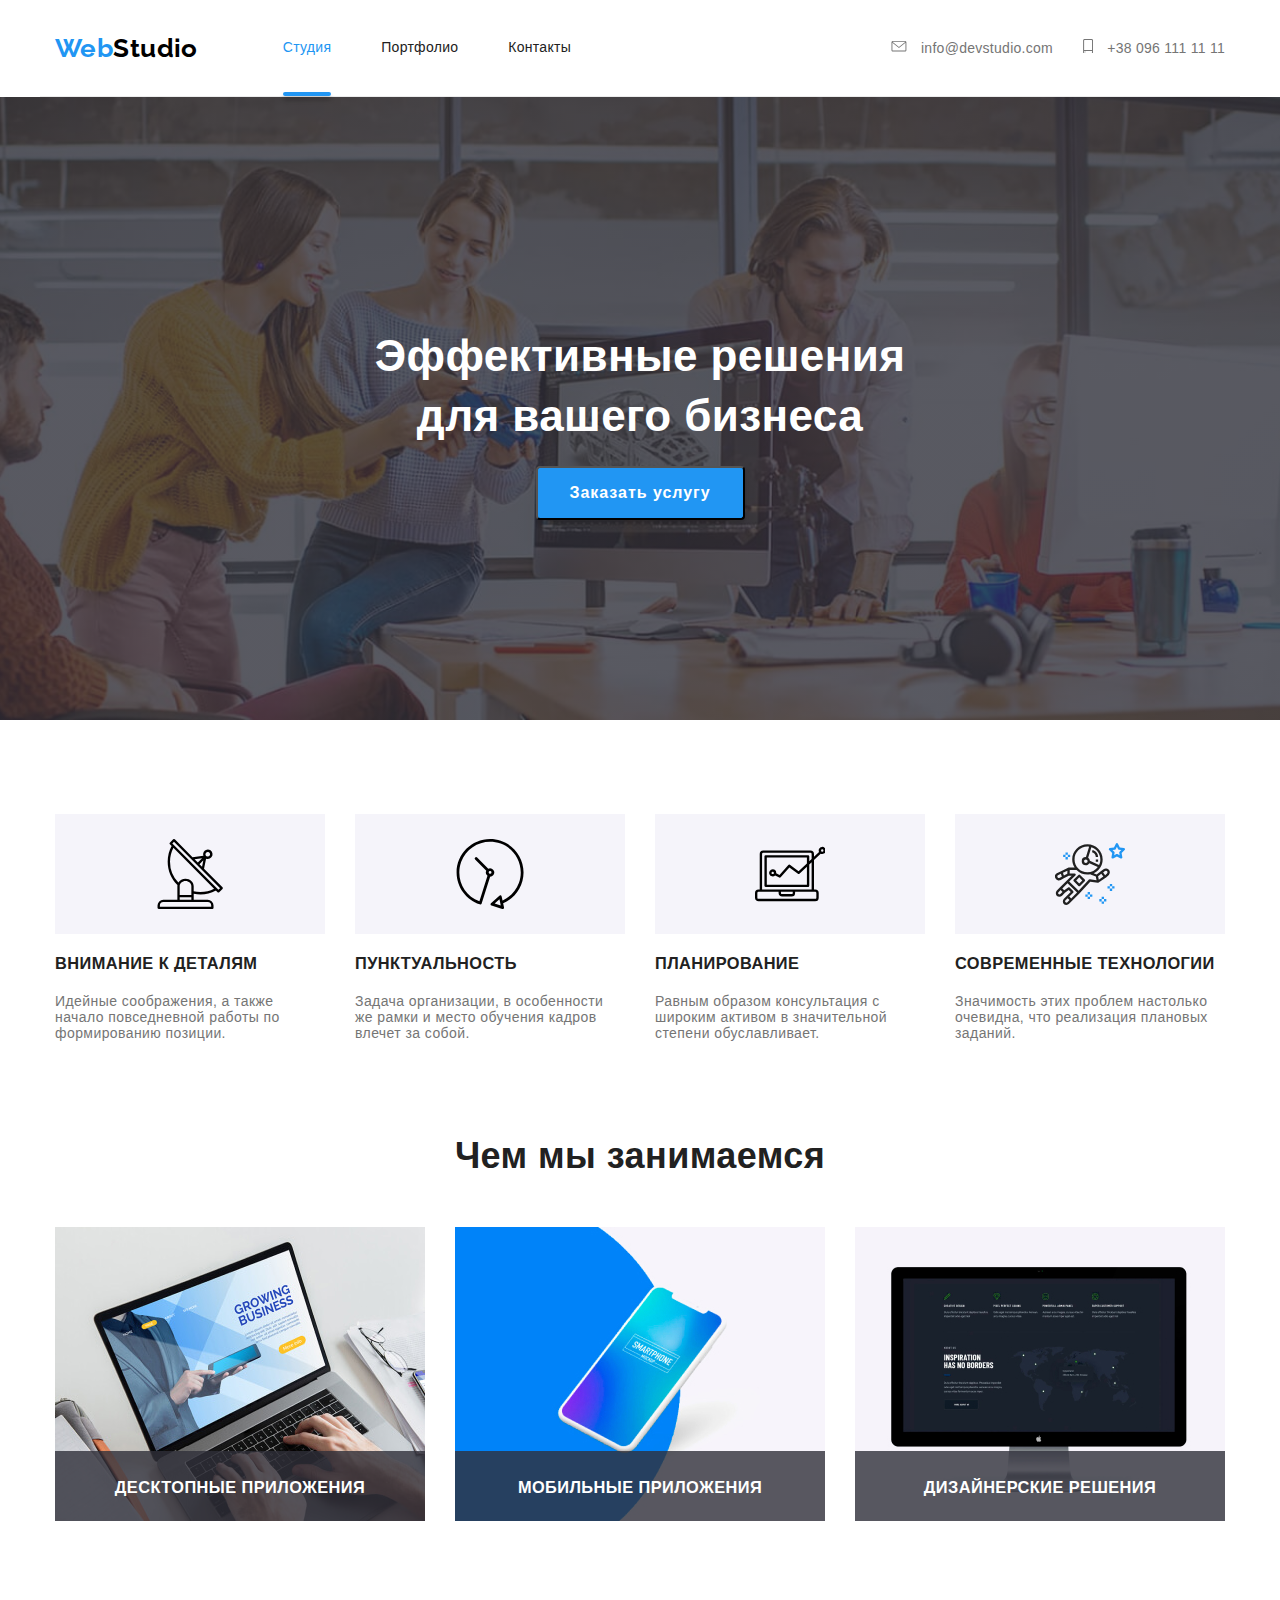
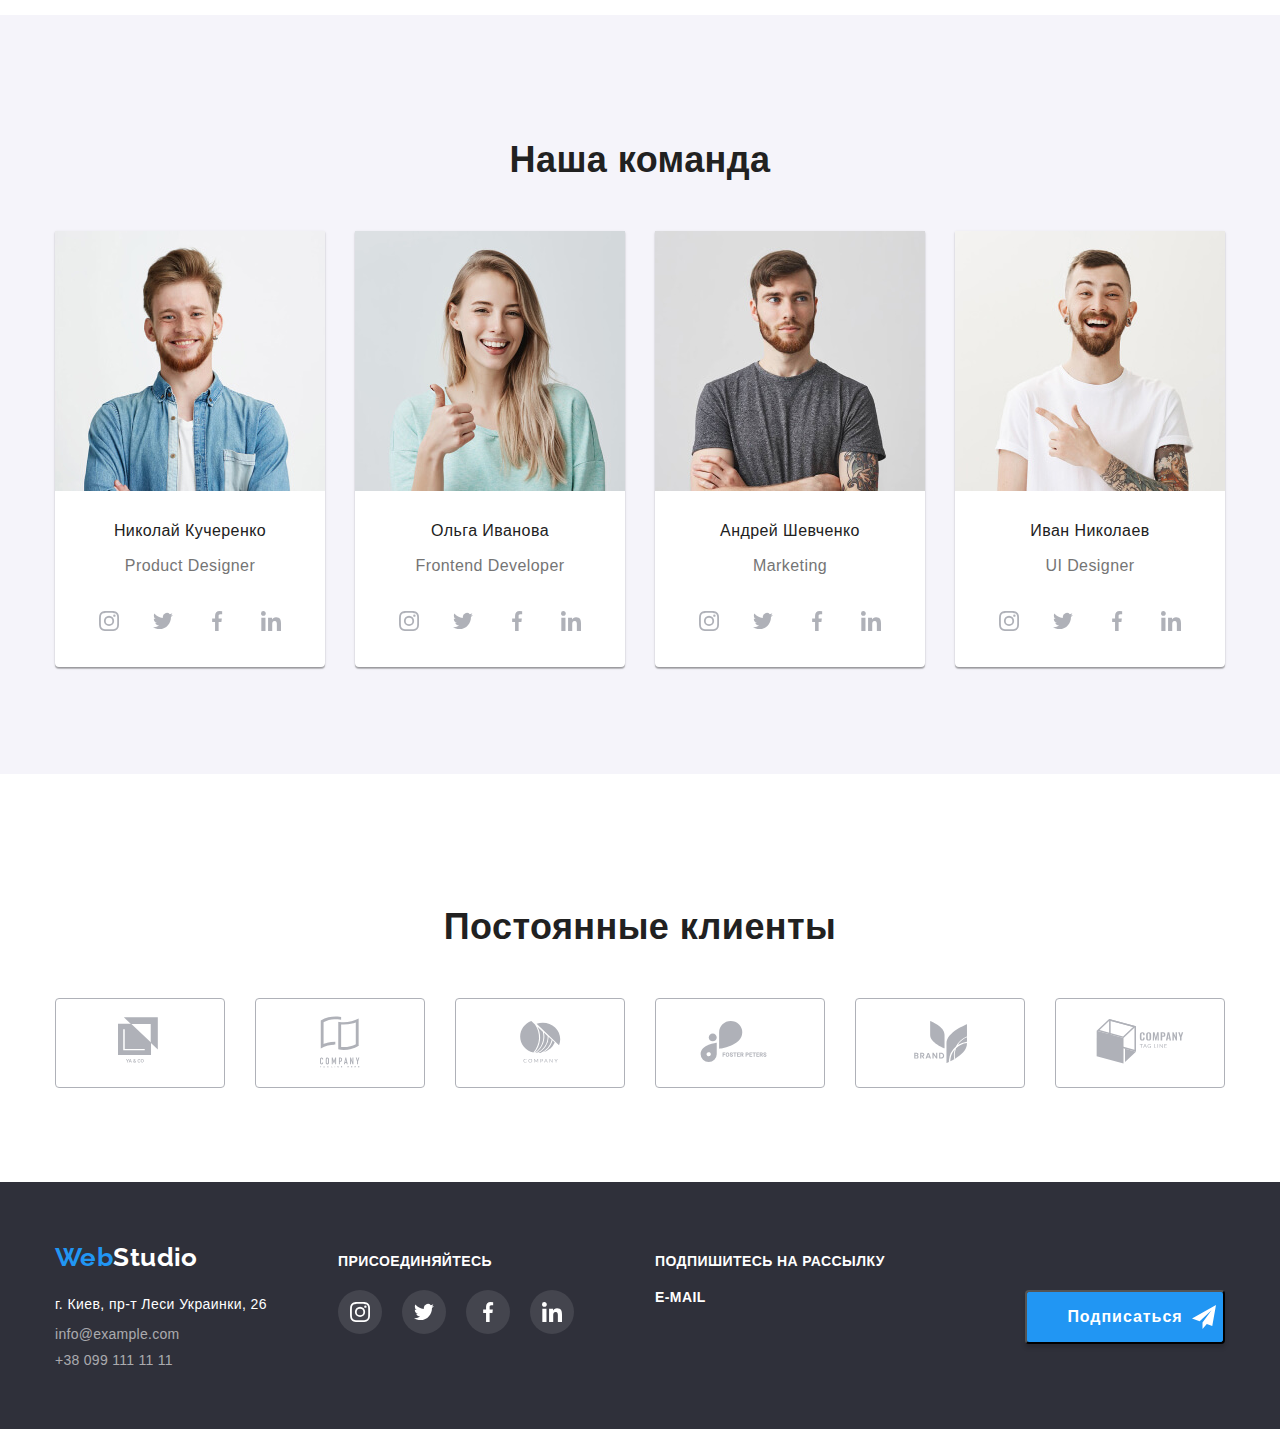
<file: index.html>
<!DOCTYPE html>
<html lang="ru">
  <head>
    <meta charset="UTF-8" />
    <meta name="viewport" content="width=device-width, initial-scale=1.0" />
    <title lang="en">WebStudio</title>
    <link
      href="https://fonts.googleapis.com/css2?family=Raleway:wght@700&display=swap"
      rel="stylesheet"
    />
    <link rel="stylesheet" href="./css/normalize.css" />
    <link rel="stylesheet" href="./css/style.css" />
  </head>
  <body>
    <header class="header">
      <div class="container">
        <nav class="navigation">
          <a class="link list logo" href="WebStudio"
            ><span class="web">Web</span>Studio</a
          >
          <ul class="site-nav list link-nav">
            <li class="nav-list-link">
              <a class="link curent" href="./index.html">Студия</a>
            </li>
            <li class="nav-list-link">
              <a class="link" href="./portfolio.html">Портфолио</a>
            </li>
            <li class="nav-list-link">
              <a class="link" href="">Контакты</a>
            </li>
          </ul>
        </nav>
        <ul class="adress-item list">
          <li class="adress-link">
            <address>
              <a
                class="link header-adress-mail"
                href="melto:info@devstudio.com"
              >
                <svg class="icon-envelope">
                  <use href="./images/symbol-defs.svg#icon-envelope"></use>
                </svg>
                info@devstudio.com</a
              >
            </address>
          </li>
          <li class="adress-link">
            <address>
              <a class="link header-adress-tel" href="tel:+380961111111">
                <svg class="icon-tel">
                  <use href="./images/symbol-defs.svg#icon-smartphone"></use>
                </svg>
                +38 096 111 11 11</a
              >
            </address>
          </li>
        </ul>
      </div>
    </header>
    <main>
      <!--Секция-Герой-->
      <section class="section">
        <div class="hero">
          <div class="container">
            <h1 class="hero-title">
              Эффективные решения <br />для вашего бизнеса
            </h1>
            <button class="hero-button primary">Заказать услугу</button>
          </div>
        </div>
      </section>
      <!--Секция Особенности-->
      <section class="section">
        <div class="container">
          <h2 hidden class="list section-title2">Особенности</h2>
          <ul class="list osob-container">
            <li class="osob-items">
              <svg class="ocob-picture">
                <use href="./images/symbol-defs.svg#icon-antena"></use>
              </svg>
              <h3 class="section-title-osob">Внимание к деталям</h3>
              <p>
                Идейные соображения, а также начало повседневной работы по
                формированию позиции.
              </p>
            </li>
            <li class="osob-items">
              <svg class="ocob-picture">
                <use href="./images/symbol-defs.svg#icon-clock"></use>
              </svg>
              <h3 class="section-title-osob">Пунктуальность</h3>
              <p>
                Задача организации, в особенности же рамки и место обучения
                кадров влечет за собой.
              </p>
            </li>
            <li class="osob-items">
              <svg class="ocob-picture">
                <use href="./images/symbol-defs.svg#icon-diagram"></use>
              </svg>
              <h3 class="section-title-osob">Планирование</h3>
              <p>
                Равным образом консультация с широким активом в значительной
                степени обуславливает.
              </p>
            </li>
            <li class="osob-items">
              <svg class="ocob-picture">
                <use href="./images/symbol-defs.svg#icon-astronaut"></use>
              </svg>
              <h3 class="section-title-osob">Современные технологии</h3>
              <p>
                Значимость этих проблем настолько очевидна, что реализация
                плановых заданий.
              </p>
            </li>
          </ul>
        </div>
      </section>
      <!--Секция Чем занимаемся-->
      <section class="section">
        <div class="container">
          <h2 class="list section-title2">Чем мы занимаемся</h2>
          <ul class="list job-container">
            <li class="job-container-items">
              <div class="job-picture">
                <img
                  src="./images/pictures2/deck_p.jpg"
                  alt="Десктопные приложения"
                  width="370"
                  height="294"
                />
                <h3 class="section-title-ch">Десктопные приложения</h3>
              </div>
            </li>
            <li class="job-container-items">
              <div class="job-picture">
                <img
                  src="./images/pictures2/mobil.jpg"
                  alt="Мобильные приложения"
                  width="370"
                  height="294"
                />
                <h3 class="section-title-ch">Мобильные приложения</h3>
              </div>
            </li>
            <li class="job-container-items">
              <div class="job-picture">
                <img
                  src="./images/pictures2/diz_p.jpg"
                  alt="Дизайнерские решения"
                  width="370"
                  height="294"
                />
                <h3 class="section-title-ch">Дизайнерские решения</h3>
              </div>
            </li>
          </ul>
        </div>
      </section>
      <!--Секция Наша команда-->
      <section class="section comand">
        <div class="container">
          <h2 class="section-title2">Наша команда</h2>
          <ul class="list bgr-comand">
            <li class="container-comand-item">
              <img
                src="./images/peoples/img-1.jpg"
                alt="Фото1"
                width="270"
                height="260"
              />
              <h3 class="section-title-comand">Николай Кучеренко</h3>
              <p>Product Designer</p>
              <div class="container-social">
                <ul class="list social">
                  <li class="container-sosial-item">
                    <a
                      class="container-sosial-comand-link"
                      href="instagram"
                      aria-label="ссылка на instagram"
                      ><svg class="container-sosial-comand-svg">
                        <use
                          href="./images/symbol-defs.svg#icon-instagram"
                        ></use>
                      </svg>
                    </a>
                  </li>
                  <li class="container-sosial-item">
                    <a
                      class="container-sosial-comand-link"
                      href="twitter"
                      aria-label="ссылка на twitter"
                      ><svg class="container-sosial-comand-svg">
                        <use href="./images/symbol-defs.svg#icon-twitter"></use>
                      </svg>
                    </a>
                  </li>
                  <li class="container-sosial-item">
                    <a
                      class="container-sosial-comand-link"
                      href="facebook"
                      aria-label="ссылка на facebook"
                      ><svg class="container-sosial-comand-svg">
                        <use
                          href="./images/symbol-defs.svg#icon-facebook"
                        ></use>
                      </svg>
                    </a>
                  </li>
                  <li class="container-sosial-item">
                    <a
                      class="container-sosial-comand-link"
                      href="linkedin"
                      aria-label="ссылка на linkedin"
                      ><svg class="container-sosial-comand-svg">
                        <use
                          href="./images/symbol-defs.svg#icon-linkedin"
                        ></use>
                      </svg>
                    </a>
                  </li>
                </ul>
              </div>
            </li>
            <li class="container-comand-item">
              <img
                src="./images/peoples/img-2.jpg"
                alt="Фото2"
                width="270"
                height="260"
              />
              <h3 class="section-title-comand">Ольга Иванова</h3>
              <p>Frontend Developer</p>
              <div class="container-social">
                <ul class="list social">
                  <li class="container-sosial-item">
                    <a
                      class="container-sosial-comand-link"
                      href="instagram"
                      aria-label="ссылка на instagram"
                      ><svg class="container-sosial-comand-svg">
                        <use
                          href="./images/symbol-defs.svg#icon-instagram"
                        ></use>
                      </svg>
                    </a>
                  </li>
                  <li class="container-sosial-item">
                    <a
                      class="container-sosial-comand-link"
                      href="twitter"
                      aria-label="ссылка на twitter"
                      ><svg class="container-sosial-comand-svg">
                        <use href="./images/symbol-defs.svg#icon-twitter"></use>
                      </svg>
                    </a>
                  </li>
                  <li class="container-sosial-item">
                    <a
                      class="container-sosial-comand-link"
                      href="facebook"
                      aria-label="ссылка на facebook"
                      ><svg class="container-sosial-comand-svg">
                        <use
                          href="./images/symbol-defs.svg#icon-facebook"
                        ></use>
                      </svg>
                    </a>
                  </li>
                  <li class="container-sosial-item">
                    <a
                      class="container-sosial-comand-link"
                      href="linkedin"
                      aria-label="ссылка на linkedin"
                      ><svg class="container-sosial-comand-svg">
                        <use
                          href="./images/symbol-defs.svg#icon-linkedin"
                        ></use>
                      </svg>
                    </a>
                  </li>
                </ul>
              </div>
            </li>
            <li class="container-comand-item">
              <img
                src="./images/peoples/img-3.jpg"
                alt="Фото3"
                width="270"
                height="260"
              />
              <h3 class="section-title-comand">Андрей Шевченко</h3>
              <p>Marketing</p>
              <div class="container-social">
                <ul class="list social">
                  <li class="container-sosial-item">
                    <a
                      class="container-sosial-comand-link"
                      href="instagram"
                      aria-label="ссылка на instagram"
                      ><svg class="container-sosial-comand-svg">
                        <use
                          href="./images/symbol-defs.svg#icon-instagram"
                        ></use>
                      </svg>
                    </a>
                  </li>
                  <li class="container-sosial-item">
                    <a
                      class="container-sosial-comand-link"
                      href="twitter"
                      aria-label="ссылка на twitter"
                      ><svg class="container-sosial-comand-svg">
                        <use href="./images/symbol-defs.svg#icon-twitter"></use>
                      </svg>
                    </a>
                  </li>
                  <li class="container-sosial-item">
                    <a
                      class="container-sosial-comand-link"
                      href="facebook"
                      aria-label="ссылка на facebook"
                      ><svg class="container-sosial-comand-svg">
                        <use
                          href="./images/symbol-defs.svg#icon-facebook"
                        ></use>
                      </svg>
                    </a>
                  </li>
                  <li class="container-sosial-item">
                    <a
                      class="container-sosial-comand-link"
                      href="linkedin"
                      aria-label="ссылка на linkedin"
                      ><svg class="container-sosial-comand-svg">
                        <use
                          href="./images/symbol-defs.svg#icon-linkedin"
                        ></use>
                      </svg>
                    </a>
                  </li>
                </ul>
              </div>
            </li>
            <li class="container-comand-item">
              <img
                src="./images/peoples/img-4.jpg"
                alt="Фото4"
                width="270"
                height="260"
              />
              <h3 class="section-title-comand">Иван Николаев</h3>
              <p>UI Designer</p>
              <div class="container-social">
                <ul class="list social">
                  <li class="container-sosial-item">
                    <a
                      class="container-sosial-comand-link"
                      href="instagram"
                      aria-label="ссылка на instagram"
                      ><svg class="container-sosial-comand-svg">
                        <use
                          href="./images/symbol-defs.svg#icon-instagram"
                        ></use>
                      </svg>
                    </a>
                  </li>
                  <li class="container-sosial-item">
                    <a
                      class="container-sosial-comand-link"
                      href="twitter"
                      aria-label="ссылка на twitter"
                      ><svg class="container-sosial-comand-svg">
                        <use href="./images/symbol-defs.svg#icon-twitter"></use>
                      </svg>
                    </a>
                  </li>
                  <li class="container-sosial-item">
                    <a
                      class="container-sosial-comand-link"
                      href="facebook"
                      aria-label="ссылка на facebook"
                      ><svg class="container-sosial-comand-svg">
                        <use
                          href="./images/symbol-defs.svg#icon-facebook"
                        ></use>
                      </svg>
                    </a>
                  </li>
                  <li class="container-sosial-item">
                    <a
                      class="container-sosial-comand-link"
                      href="linkedin"
                      aria-label="ссылка на linkedin"
                      ><svg class="container-sosial-comand-svg">
                        <use
                          href="./images/symbol-defs.svg#icon-linkedin"
                        ></use>
                      </svg>
                    </a>
                  </li>
                </ul>
              </div>
            </li>
          </ul>
        </div>
      </section>
      <!--Секция Постоянные клиенты-->
      <section class="section">
        <div class="container client">
          <h2 class="list section-title2">Постоянные клиенты</h2>
          <ul class="list container-clients">
            <li class="container-clients-item">
              <a class="container-clients-item-link" href="YA&CO"
                ><svg class="svg-icon-logo1">
                  <use href="./images/symbol-defs.svg#icon-logo_1"></use>
                </svg>
              </a>
            </li>
            <li class="container-clients-item">
              <a class="container-clients-item-link" href="TA&LIMEHERE">
                <svg class="svg-icon-logo2">
                  <use href="./images/symbol-defs.svg#icon-logo_2"></use>
                </svg>
              </a>
            </li>
            <li class="container-clients-item">
              <a class="container-clients-item-link" href="COMPANY">
                <svg class="svg-icon-logo3">
                  <use href="./images/symbol-defs.svg#icon-logo_3"></use>
                </svg>
              </a>
            </li>
            <li class="container-clients-item">
              <a class="container-clients-item-link" href="FOSTER&PETERS">
                <svg class="svg-icon-logo4">
                  <use href="./images/symbol-defs.svg#icon-logo_4"></use>
                </svg>
              </a>
            </li>
            <li class="container-clients-item">
              <a class="container-clients-item-link" href="BRAND">
                <svg class="svg-icon-logo5">
                  <use href="./images/symbol-defs.svg#icon-logo_5"></use>
                </svg>
              </a>
            </li>
            <li class="container-clients-item">
              <a class="container-clients-item-link" href="TAGLINE">
                <svg class="svg-icon-logo6">
                  <use href="./images/symbol-defs.svg#icon-logo_6"></use>
                </svg>
              </a>
            </li>
          </ul>
        </div>
      </section>
    </main>
    <!---footer-->
    <footer class="logo-footer">
      <div class="container">
        <div class="container-footer-adress">
          <a class="logo-text-footer" href="WebStudio"
            ><span class="web">Web</span>Studio</a
          >
          <address class="footer-adress">
            <a class="text-footer" href="">г. Киев, пр-т Леси Украинки, 26</a>
          </address>
          <address class="footer-adress-mail">
            <a class="adress-footer" href="melto:info@example.com"
              >info@example.com</a
            >
          </address>
          <address class="footer-adress-tel">
            <a class="adress-footer" href="tel:+380991111111"
              >+38 099 111 11 11</a
            >
          </address>
        </div>
        <div class="div-text-footer">
          <b>присоединяйтесь</b>
          <div class="container-social">
            <ul class="social list">
              <li class="container-sosial-item">
                <a
                  class="container-sosial-item-link"
                  href="instagram"
                  aria-label="ссылка на instagram"
                >
                  <svg class="container-sosial-item-svg">
                    <use href="./images/symbol-defs.svg#icon-instagram"></use>
                  </svg>
                </a>
              </li>
              <li class="container-sosial-item">
                <a
                  class="container-sosial-item-link"
                  href="twitter"
                  aria-label="ссылка на twitter"
                >
                  <svg class="container-sosial-item-svg">
                    <use href="./images/symbol-defs.svg#icon-twitter"></use>
                  </svg>
                </a>
              </li>
              <li class="container-sosial-item">
                <a
                  class="container-sosial-item-link"
                  href="facebook"
                  aria-label="ссылка на facebook"
                  ><svg class="container-sosial-item-svg">
                    <use href="./images/symbol-defs.svg#icon-facebook"></use>
                  </svg>
                </a>
              </li>
              <li class="container-sosial-item">
                <a
                  class="container-sosial-item-link"
                  href="linkedin"
                  aria-label="ссылка на linkedin"
                  ><svg class="container-sosial-item-svg">
                    <use href="./images/symbol-defs.svg#icon-linkedin"></use>
                  </svg>
                </a>
              </li>
            </ul>
          </div>
        </div>
        <div class="div-text-footer">
          <b>подпишитесь на рассылку</b>
          <div class="div-text-footer-write">
            <a class="footer-mail-write">E-mail</a>
            <button class="hero-button primary">Подписаться</button>
          </div>
        </div>
      </div>
    </footer>
  </body>
</html>
</file>
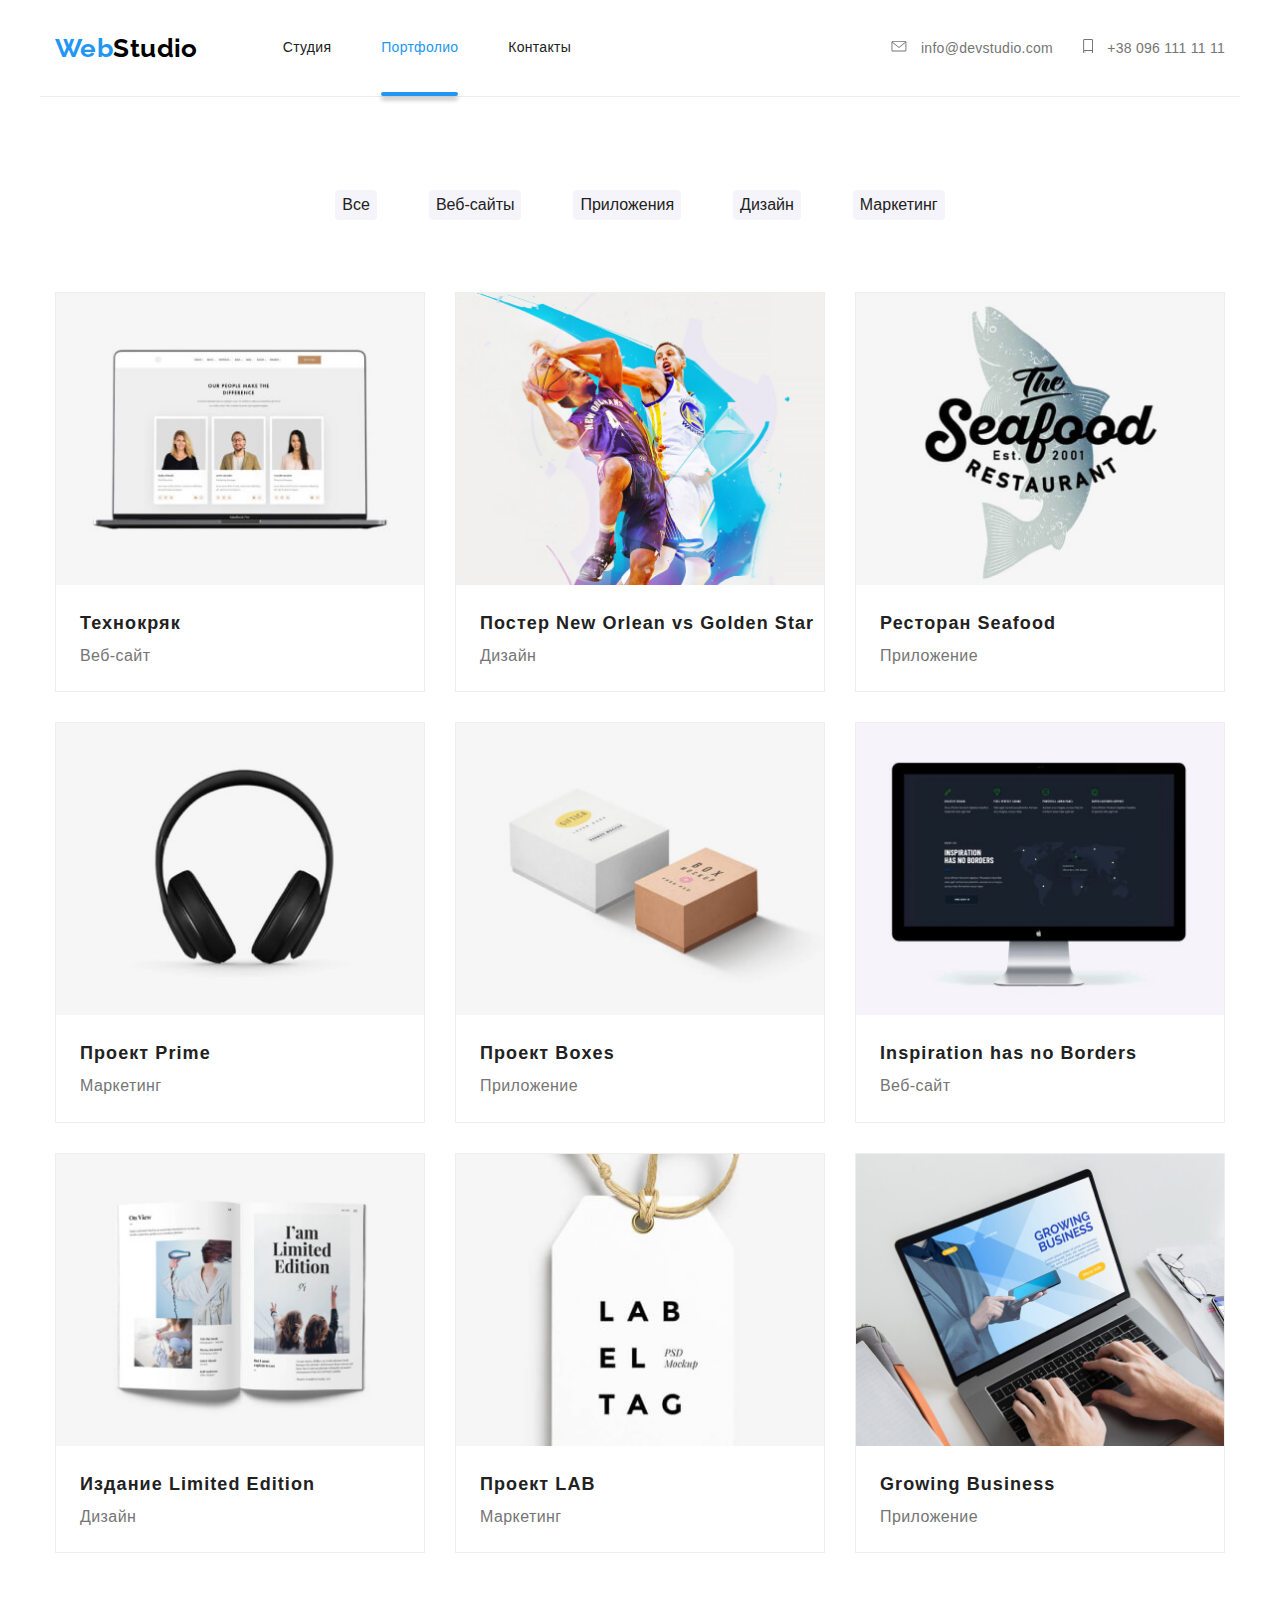
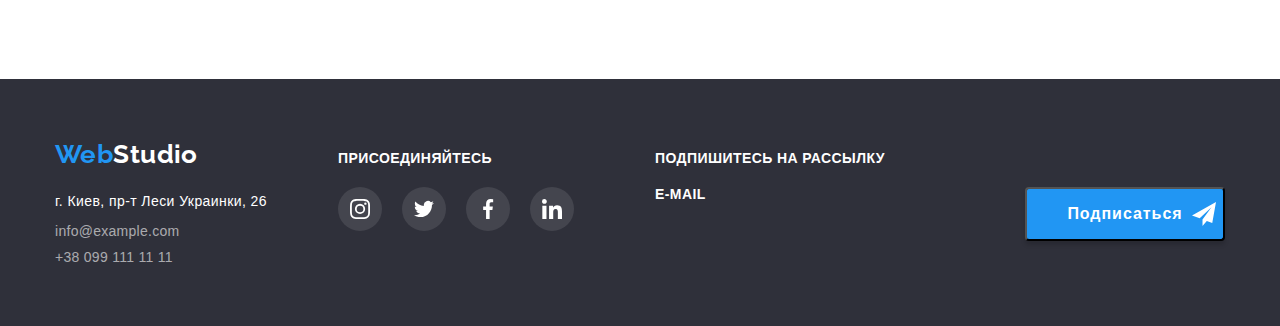
<file: portfolio.html>
<!DOCTYPE html>
<html lang="ru">
  <head>
    <meta charset="UTF-8" />
    <meta name="viewport" content="width=device-width, initial-scale=1.0" />
    <title lang="en">WebStudio</title>
    <link
      href="https://fonts.googleapis.com/css2?family=Raleway:wght@700&display=swap"
      rel="stylesheet"
    />
    <link rel="stylesheet" href="./css/normalize.css" />
    <link rel="stylesheet" href="./css/style.css" />
  </head>
  <body>
    <header class="header">
      <div class="container">
        <nav class="navigation">
          <a class="link list logo" href="WebStudio"
            ><span class="web">Web</span>Studio</a
          >
          <ul class="site-nav list link-nav">
            <li class="nav-list-link">
              <a class="link" href="./index.html">Студия</a>
            </li>
            <li class="nav-list-link">
              <a class="link curent" href="./portfolio.html">Портфолио</a>
            </li>
            <li class="nav-list-link">
              <a class="link" href="">Контакты</a>
            </li>
          </ul>
        </nav>
        <ul class="adress-item list">
          <li class="adress-link">
            <address>
              <a
                class="link header-adress-mail"
                href="melto:info@devstudio.com"
              >
                <svg class="icon-envelope">
                  <use href="./images/symbol-defs.svg#icon-envelope"></use>
                </svg>
                info@devstudio.com</a
              >
            </address>
          </li>
          <li class="adress-link">
            <address>
              <a class="link header-adress-tel" href="tel:+380961111111">
                <svg class="icon-tel">
                  <use href="./images/symbol-defs.svg#icon-smartphone"></use>
                </svg>
                +38 096 111 11 11</a
              >
            </address>
          </li>
        </ul>
      </div>
    </header>
    <main>
      <!--Секция отображения наших разработок-->
      <section class="section rabot">
        <div class="container">
          <h2 hidden class="list section-title2">Наши разработки</h2>
          <!--Перень фильтров-->
          <ul class="container-portfolio list">
            <li class="container-button-item">
              <button class="button primary">Все</button>
            </li>
            <li class="container-button-item">
              <button class="button secondary">Веб-сайты</button>
            </li>
            <li class="container-button-item">
              <button class="button secondary">Приложения</button>
            </li>
            <li class="container-button-item">
              <button class="button secondary">Дизайн</button>
            </li>
            <li class="container-button-item">
              <button class="button secondary">Маркетинг</button>
            </li>
          </ul>
          <!--Перечень картинок-->
          <ul class="portfolio link list">
            <li class="portfolio-item">
              <div class="portfolio-position">
                <img
                  src="./images/portfolio/tehnocr.jpg"
                  alt="Фото1"
                  width="370"
                  height="294"
                />
                <div class="portfolio-position-text">
                  <p>
                    Технокряк это современная площадка распространения
                    коронавируса. Компании используют эту платформу для
                    цифрового шпионажа и атак на защищённые сервера конкурентов.
                  </p>
                </div>
              </div>
              <div class="portfolio-text">
                <h2 class="section-title-portf">Технокряк</h2>
                <p>Веб-сайт</p>
              </div>
            </li>
            <li class="portfolio-item">
              <div class="portfolio-position">
                <img
                  src="./images/portfolio/poster.jpg"
                  alt="Фото2"
                  width="370"
                  height="294"
                />
                <div class="portfolio-position-text">
                  <p>
                    Технокряк это современная площадка распространения
                    коронавируса. Компании используют эту платформу для
                    цифрового шпионажа и атак на защищённые сервера конкурентов.
                  </p>
                </div>
              </div>
              <div class="portfolio-text">
                <h2 class="section-title-portf">
                  Постер New Orlean vs Golden Star
                </h2>
                <p>Дизайн</p>
              </div>
            </li>
            <li class="portfolio-item">
              <div class="portfolio-position">
                <img
                  src="./images/portfolio/restorans.jpg"
                  alt="Фото3"
                  width="370"
                  height="294"
                />
                <div class="portfolio-position-text">
                  <p>
                    Технокряк это современная площадка распространения
                    коронавируса. Компании используют эту платформу для
                    цифрового шпионажа и атак на защищённые сервера конкурентов.
                  </p>
                </div>
              </div>
              <div class="portfolio-text">
                <h2 class="section-title-portf">Ресторан Seafood</h2>
                <p>Приложение</p>
              </div>
            </li>
            <li class="portfolio-item">
              <div class="portfolio-position">
                <img
                  src="./images/portfolio/Prime.jpg"
                  alt="Фото4"
                  width="370"
                  height="294"
                />
                <div class="portfolio-position-text">
                  <p>
                    Технокряк это современная площадка распространения
                    коронавируса. Компании используют эту платформу для
                    цифрового шпионажа и атак на защищённые сервера конкурентов.
                  </p>
                </div>
              </div>
              <div class="portfolio-text">
                <h2 class="section-title-portf">Проект Prime</h2>
                <p>Маркетинг</p>
              </div>
            </li>
            <li class="portfolio-item">
              <div class="portfolio-position">
                <img
                  src="./images/portfolio/Boxes.jpg"
                  alt="Фото5"
                  width="370"
                  height="294"
                />
                <div class="portfolio-position-text">
                  <p>
                    Технокряк это современная площадка распространения
                    коронавируса. Компании используют эту платформу для
                    цифрового шпионажа и атак на защищённые сервера конкурентов.
                  </p>
                </div>
              </div>
              <div class="portfolio-text">
                <h2 class="section-title-portf">Проект Boxes</h2>
                <p>Приложение</p>
              </div>
            </li>
            <li class="portfolio-item">
              <div class="portfolio-position">
                <img
                  src="./images/portfolio/inspiration.jpg"
                  alt="Фото6"
                  width="370"
                  height="294"
                />
                <div class="portfolio-position-text">
                  <p>
                    Технокряк это современная площадка распространения
                    коронавируса. Компании используют эту платформу для
                    цифрового шпионажа и атак на защищённые сервера конкурентов.
                  </p>
                </div>
              </div>
              <div class="portfolio-text">
                <h2 class="section-title-portf">
                  Inspiration has no Borders
                </h2>
                <p>Веб-сайт</p>
              </div>
            </li>
            <li class="portfolio-item">
              <div class="portfolio-position">
                <img
                  src="./images/portfolio/Limed_edition.jpg"
                  alt="Фото7"
                  width="370"
                  height="294"
                />
                <div class="portfolio-position-text">
                  <p>
                    Технокряк это современная площадка распространения
                    коронавируса. Компании используют эту платформу для
                    цифрового шпионажа и атак на защищённые сервера конкурентов.
                  </p>
                </div>
              </div>
              <div class="portfolio-text">
                <h2 class="section-title-portf">Издание Limited Edition</h2>
                <p>Дизайн</p>
              </div>
            </li>
            <li class="portfolio-item">
              <div class="portfolio-position">
                <img
                  src="./images/portfolio/LAB.jpg"
                  alt="Фото8"
                  width="370"
                  height="294"
                />
                <div class="portfolio-position-text">
                  <p>
                    Технокряк это современная площадка распространения
                    коронавируса. Компании используют эту платформу для
                    цифрового шпионажа и атак на защищённые сервера конкурентов.
                  </p>
                </div>
              </div>
              <div class="portfolio-text">
                <h2 class="section-title-portf">Проект LAB</h2>
                <p>Маркетинг</p>
              </div>
            </li>
            <li class="portfolio-item">
              <div class="portfolio-position">
                <img
                  src="./images/portfolio/GBusiness.jpg"
                  alt="Фото9"
                  width="370"
                  height="294"
                />
                <div class="portfolio-position-text">
                  <p>
                    Технокряк это современная площадка распространения
                    коронавируса. Компании используют эту платформу для
                    цифрового шпионажа и атак на защищённые сервера конкурентов.
                  </p>
                </div>
              </div>
              <div class="portfolio-text">
                <h2 class="section-title-portf">Growing Business</h2>
                <p>Приложение</p>
              </div>
            </li>
          </ul>
        </div>
      </section>
    </main>
    <!---footer-->
    <footer class="logo-footer">
      <div class="container">
        <div class="container-footer-adress">
          <a class="logo-text-footer" href="WebStudio"
            ><span class="web">Web</span>Studio</a
          >
          <address class="footer-adress">
            <a class="text-footer" href="">г. Киев, пр-т Леси Украинки, 26</a>
          </address>
          <address class="footer-adress-mail">
            <a class="adress-footer" href="melto:info@example.com"
              >info@example.com</a
            >
          </address>
          <address class="footer-adress-tel">
            <a class="adress-footer" href="tel:+380991111111"
              >+38 099 111 11 11</a
            >
          </address>
        </div>
        <div class="div-text-footer">
          <b>присоединяйтесь</b>
          <div class="container-social">
            <ul class="social list">
              <li class="container-sosial-item">
                <a
                  class="container-sosial-item-link"
                  href="instagram"
                  aria-label="ссылка на instagram"
                >
                  <svg class="container-sosial-item-svg">
                    <use href="./images/symbol-defs.svg#icon-instagram"></use>
                  </svg>
                </a>
              </li>
              <li class="container-sosial-item">
                <a
                  class="container-sosial-item-link"
                  href="twitter"
                  aria-label="ссылка на twitter"
                >
                  <svg class="container-sosial-item-svg">
                    <use href="./images/symbol-defs.svg#icon-twitter"></use>
                  </svg>
                </a>
              </li>
              <li class="container-sosial-item">
                <a
                  class="container-sosial-item-link"
                  href="facebook"
                  aria-label="ссылка на facebook"
                  ><svg class="container-sosial-item-svg">
                    <use href="./images/symbol-defs.svg#icon-facebook"></use>
                  </svg>
                </a>
              </li>
              <li class="container-sosial-item">
                <a
                  class="container-sosial-item-link"
                  href="linkedin"
                  aria-label="ссылка на linkedin"
                  ><svg class="container-sosial-item-svg">
                    <use href="./images/symbol-defs.svg#icon-linkedin"></use>
                  </svg>
                </a>
              </li>
            </ul>
          </div>
        </div>
        <div class="div-text-footer">
          <b>подпишитесь на рассылку</b>
          <div class="div-text-footer-write">
            <a class="footer-mail-write">E-mail</a>
            <button class="hero-button primary">Подписаться</button>
          </div>
        </div>
      </div>
    </footer>
  </body>
</html>
</file>
<file: css/style.css>
:root {
  --primary-text-color: #757575;
  --title-text-color: #212121;
  --accent-color: #2196f3;
  --link-text-color: #ffffff;
  --bgr-section-color: #f5f4fa;
}
html {
  box-sizing: border-box;
}
*,
*::before,
*::after {
  box-sizing: inherit;
}
body {
  background-color: var(--link-text-color);
  color: var(--primary-text-color);
  font-family: "Roboto", sans-serif;
  font-style: normal;
  font-size: 14px;
  letter-spacing: 0.03em;
}
.list,
p {
  padding: 0;
  margin: 0;
  list-style: none;
}
img {
  display: block;
}
.section {
  padding-bottom: 94px;
}
.container {
  width: 1200px;
  padding-left: 15px;
  padding-right: 15px;
  margin-left: auto;
  margin-right: auto;
  text-align: center;
}
.link {
  text-decoration: none;
  padding-top: 32px;
  padding-bottom: 32px;
}
.link-nav {
  text-decoration: none;
  padding-top: 40px;
}
.header .container {
  display: flex;
  justify-content: space-between;
  border-bottom: 1px solid #ececec;
}

.button {
  font-weight: 500;
  font-size: 16px;
  line-height: 1.6;
  align-items: center;
  background-color: transparent;
  cursor: pointer;
  transition: color 250ms cubic-bezier(0.4, 0, 0.2, 1);
  transition: background-color 250ms cubic-bezier(0.4, 0, 0.2, 1);
}
.hero button {
  display: block;
  margin: 0 auto;
  font-weight: 700;
  font-size: 16px;
  line-height: 1.9;
  letter-spacing: 0.06em;
  padding: 10px 32px 10px 32px;
  box-shadow: 0px 4px 4px rgba(0, 0, 0, 0.15);
  border-radius: 4px;
  cursor: pointer;
}
.button.primary,
.hero-button,
.button:hover,
.button:focus,
.container-button-item .button:hover,
.container-button-item .button:focus {
  color: var(--link-text-color);
  background-color: var(--accent-color);
}
/* логотип*/
.logo,
.logo-text-footer {
  color: #000000;
  font-family: "Raleway", sans-serif;
  font-weight: 700;
  font-size: 26px;
  line-height: 1.19;
}
.logo .web,
.logo-text-footer .web,
.adress-footer:hover,
.adress-footer:focus,
.site-nav .link:hover,
.site-nav .link:focus,
.site-nav .link.curent {
  color: var(--accent-color);
}
/* Site-nav  */
.site-nav {
  display: flex;
  font-weight: 500;
  line-height: 1.14;
  letter-spacing: 0.02em;
  align-items: center;
}
.navigation {
  display: flex;
  align-items: center;
}
.navigation .logo {
  margin-right: 85px;
}
.nav-list-link {
  position: relative;
  padding-bottom: 40px;
}
.nav-list-link:not(:last-child) {
  margin-right: 50px;
}
.container .adress-item {
  display: flex;
  flex-direction: row;
  align-items: center;
  transition: color 250ms cubic-bezier(0.4, 0, 0.2, 1);
  transition: fill 250ms cubic-bezier(0.4, 0, 0.2, 1);
}
.curent::after {
  display: block;
  content: "";
  width: 100%;
  border: 2px solid var(--accent-color);
  border-radius: 2px;
  box-shadow: 0px 4px 4px rgba(0, 0, 0, 0.25);
  position: absolute;
  bottom: 0px;
}
.adress-link:not(:last-child) {
  margin-right: 30px;
}
.site-nav .link,
.section-title2,
.section-title-osob,
.section-title-comand,
.section-title-portf {
  color: var(--title-text-color);
}
.adress-item a:hover {
  color: var(--accent-color);
}
.adress-item a:hover svg {
  fill: var(--accent-color);
}
.adress-link a,
.adress-footer {
  color: var(--primary-text-color);
  font-weight: 500;
  font-style: normal;
  line-height: 1.14;
  letter-spacing: 0.02em;
}
.icon-envelope {
  width: 16px;
  height: 11.2px;
  fill: var(--primary-text-color);
  margin-right: 10px;
}
.icon-tel {
  width: 10px;
  height: 14.9px;
  fill: var(--primary-text-color);
  margin-right: 10px;
}
/*Секция Герой*/
.hero {
  max-width: 1600px;
  margin-left: auto;
  margin-right: auto;
  padding-top: 200px;
  padding-bottom: 200px;
  background-image: linear-gradient(
      to right,
      rgba(47, 48, 58, 0.8),
      rgba(47, 48, 58, 0.8)
    ),
    url("../images/hero/hero_opt.jpg");
  background-repeat: no-repeat;
  background-position: center;
  background-size: cover;
}
.hero-title {
  margin-bottom: 20px;
  font-weight: 900;
  font-size: 44px;
  line-height: 1.36;
  text-align: center;
}
.hero-title,
.section-title-ch,
.logo-text-footer,
.div-text-footer,
.div-text-footer-write,
.text-footer {
  color: var(--link-text-color);
}
/*  основные заголовки в студии*/
.section-title2 {
  font-weight: 700;
  font-size: 36px;
  line-height: 1.17;
  align-items: center;
  margin-bottom: 50px;
}
/*секция особенности*/
.osob-items {
  display: block;
  width: 270px;
  text-align: left;
  justify-content: center;
  align-items: center;
  margin: 0;
}
.osob-items .ocob-picture {
  width: 270px;
  height: 120px;
  padding: 25px 100px;
  background-color: var(--bgr-section-color);
}
.osob-items:not(:last-child) {
  margin-right: 30px;
}
.comand {
  background-color: var(--bgr-section-color);
}
.section-title-osob {
  font-weight: 700;
  line-height: 1.14;
  text-transform: uppercase;
  margin-bottom: 20px;
}
/* секция Чем занимаемся*/
.job-picture {
  position: relative;
}
.section-title-ch {
  position: absolute;
  bottom: 0;
  left: 0;
  width: 100%;
  height: 70px;
  margin-top: 0px;
  margin-bottom: 0px;
  padding-top: 27px;
  padding-bottom: 27px;
  background-color: rgba(47, 48, 58, 0.8);
  font-weight: 700;
  line-height: 1.14;
  text-transform: uppercase;
}
.job-container-items img {
  display: block;
}
.container .job-contaner {
  margin-bottom: 94px;
  text-align: center;
  align-items: center;
}
.job-container-items:not(:last-child) {
  margin-right: 30px;
}
/*секция Наша команда*/
.comand {
  max-width: 1600px;
  margin-left: auto;
  margin-right: auto;
  padding-top: 94px;
  padding-bottom: 107px;
  text-align: center;
  align-items: center;
}
.container-comand-item {
  width: 270px;
  background-color: var(--link-text-color);
  padding-bottom: 24px;
  box-shadow: 0px 2px 1px rgba(0, 0, 0, 0.2), 0px 1px 1px rgba(0, 0, 0, 0.14),
    0px 1px 3px rgba(0, 0, 0, 0.12);
  border-radius: 0px 0px 4px 4px;
}
.container-comand-item:not(:last-child) {
  margin-right: 30px;
}
.section-title-comand {
  font-weight: 500;
  font-size: 16px;
  line-height: 1.19;
  margin-top: 30px;
}
.bgr-comand p {
  font-size: 16px;
  line-height: 1.19;
  margin-bottom: 24px;
}
.container-sosial .social {
  width: 206px;
  margin-left: auto;
  margin-right: auto;
  text-align: center;
  align-items: center;
  padding-bottom: 12px;
}
.social {
  display: flex;
  flex-wrap: wrap;
  align-items: center;
  justify-content: center;
}
.container-sosial-item:not(:last-child) {
  margin-right: 10px;
}
.container-sosial-comand-link:hover {
  background-color: var(--accent-color);
}
.container-sosial-comand-link:hover .container-sosial-comand-svg {
  fill: #ffffff;
}
.container-sosial-comand-svg {
  width: 20px;
  height: 20px;
  fill: #afb1b8;
  transition: fill 250ms cubic-bezier(0.4, 0, 0.2, 1);
}
.container-sosial-comand-link {
  display: flex;
  width: 44px;
  height: 44px;
  background-color: #ffffff;
  justify-content: center;
  align-items: center;
  border-radius: 50%;
  transition: background-color 250ms cubic-bezier(0.4, 0, 0.2, 1);
}
/* Секция постоянные клиенты */
.client {
  padding-top: 132px;
}
.container-clients-item {
  display: flex;
  width: 170px;
  height: 90px;
  justify-content: center;
  align-items: center;
  border: 1px solid #afb1b8;
  border-radius: 4px;
  cursor: pointer;
  transition: border-color 250ms cubic-bezier(0.4, 0, 0.2, 1);
}
.svg-icon-logo1 {
  width: 44px;
  height: 49px;
}
.svg-icon-logo2 {
  width: 40px;
  height: 52px;
}
.svg-icon-logo3 {
  width: 41px;
  height: 42px;
}
.svg-icon-logo4 {
  width: 80px;
  height: 42px;
}
.svg-icon-logo5 {
  width: 59px;
  height: 42px;
}
.svg-icon-logo6 {
  width: 88.5px;
  height: 45px;
}
.svg-icon-logo1,
.svg-icon-logo2,
.svg-icon-logo3,
.svg-icon-logo4,
.svg-icon-logo5,
.svg-icon-logo6 {
  fill: #afb1b8;
  transition: fill 250ms cubic-bezier(0.4, 0, 0.2, 1);
}
.container-clients-item:hover {
  border-color: var(--accent-color);
}
.container-clients-item:hover .svg-icon-logo1,
.container-clients-item:hover .svg-icon-logo2,
.container-clients-item:hover .svg-icon-logo3,
.container-clients-item:hover .svg-icon-logo4,
.container-clients-item:hover .svg-icon-logo5,
.container-clients-item:hover .svg-icon-logo6 {
  fill: var(--accent-color);
}
.container-clients-item:not(:last-child) {
  margin-right: 30px;
}
/* footer*/
.logo-footer {
  max-width: 1600px;
  margin-left: auto;
  margin-right: auto;
  background-color: #2f303a;
}
.text-footer {
  font-style: normal;
  line-height: 1.7;
}
.adress-footer {
  color: rgba(255, 255, 255, 0.6);
  transition: color 250ms cubic-bezier(0.4, 0, 0.2, 1);
}
.div-text-footer,
.div-text-footer-write {
  font-weight: 700;
  line-height: 1.14;
  text-transform: uppercase;
  text-align: start;
}
.container-sosial-item-link:hover {
  background-color: var(--accent-color);
}
.container-sosial-item-svg {
  width: 20px;
  height: 20px;
  fill: var(--link-text-color);
}
.container-sosial-item-link {
  display: flex;
  width: 44px;
  height: 44px;
  background-color: rgba(255, 255, 255, 0.1);
  justify-content: center;
  align-items: center;
  border-radius: 50%;
  margin-right: 10px;
  transition: background-color 250ms cubic-bezier(0.4, 0, 0.2, 1);
}
.logo-footer .container {
  display: flex;
  flex-direction: row;
  align-items: baseline;
  justify-content: space-between;
}
.container-footer-adress {
  margin-top: 60px;
  margin-bottom: 60px;
  text-align: left;
}
.container-footer-adress a {
  text-decoration: none;
}
.footer-adress {
  margin-bottom: 9px;
  margin-top: 20px;
}
.footer-adress-mail {
  margin-bottom: 9px;
}
.container-social {
  margin-top: 20px;
}
.div-text-footer-write {
  display: flex;
  width: 570px;
  height: 86px;
  margin-top: 20px;
  flex-direction: row;
  flex-wrap: nowrap;
  justify-content: space-between;
  align-items: flex-start;
}
.div-text-footer-write .hero-button {
  width: 200px;
  font-weight: 700;
  font-size: 16px;
  line-height: 1.9;
  letter-spacing: 0.06em;
  padding: 10px 20px;
  box-shadow: 0px 4px 4px rgba(0, 0, 0, 0.15);
  border-radius: 4px;
  cursor: pointer;
}
.div-text-footer-write .hero-button {
  background-image: url("../images/svg/iconsend.svg");
  background-repeat: no-repeat;
  background-position: center right 7px;
  background-size: 24px;
}
.container .portfolio,
.container .osob-container,
.container .job-container,
.container .bgr-comand,
.container .container-sosial,
.container .container-clients,
.container .container-portfolio,
.portfolio-position-text {
  display: flex;
  flex-wrap: wrap;
  align-items: center;
}
/*   ПОРТФОЛИО*/
.rabot {
  padding-top: 93px;
}
.container-portfolio {
  justify-content: center;
  margin-bottom: 40px;
}
.container-button-item {
  box-sizing: border-box;
  border-color: 1px solid #f5f4fa;
}

.container-button-item .button {
  background-color: #f5f4fa;
  border-radius: 4px;
  border: 1px solid #f5f4fa;
  color: var(--title-text-color);
  transition: color 250ms cubic-bezier(0.4, 0, 0.2, 1);
  transition: background-color 250ms cubic-bezier(0.4, 0, 0.2, 1);
}
.container-button-item:not(:last-child) {
  margin-right: 52px;
}
.portfolio-item {
  width: 370px;
  margin-right: 30px;
  margin-bottom: 30px;
  text-align: left;
  border: 1px solid #eeeeee;
  transition: box-shadow 250ms cubic-bezier(0.4, 0, 0.2, 1);
}
.portfolio-position {
  position: relative;
  margin-bottom: 0px;
  overflow: hidden;
}
.portfolio-item img {
  display: block;
  width: 100%;
  height: 100%;
}
.portfolio-item:nth-child(3n) {
  margin-right: 0px;
}
.portfolio-item:nth-last-child(-n + 3) {
  margin-bottom: 0px;
}
.portfolio-item:hover,
.portfolio-item:focus {
  box-shadow: 0px 1px 1px rgba(0, 0, 0, 0.12), 0px 4px 4px rgba(0, 0, 0, 0.06),
    1px 4px 6px rgba(0, 0, 0, 0.16);
  cursor: pointer;
}

.portfolio-item:hover .portfolio-position-text,
.portfolio-item:focus .portfolio-position-text {
  transform: translateY(0%);
  opacity: 1;
}
.portfolio-position-text {
  position: absolute;
  width: 100%;
  height: 101%;
  left: 0;
  top: 0;
  transform: translateY(100%);
  background: rgba(33, 150, 243, 0.9);
  font-size: 18px;
  line-height: 1.56;
  color: var(--link-text-color);
  opacity: 0;
  transition: transfporm 250ms cubic-bezier(0.4, 0, 0.2, 1) opacity 250ms
    cubic-beziercubic-bezier(0.4, 0, 0.2, 1);
  transition-duration: 250ms;
}
.portfolio-position-text p {
  position: absolute;
  padding: 63px 24px;
}
.portfolio-text {
  padding-top: 20px;
  padding-bottom: 20px;
  padding-left: 24px;
}
.section-title-portf {
  font-weight: 700;
  font-size: 18px;
  line-height: 2;
  letter-spacing: 0.06em;
  margin: 0px;
}
.portfolio-item p {
  font-size: 16px;
  line-height: 1.88;
  align-self: start;
  margin: 0px;
}
</file>
